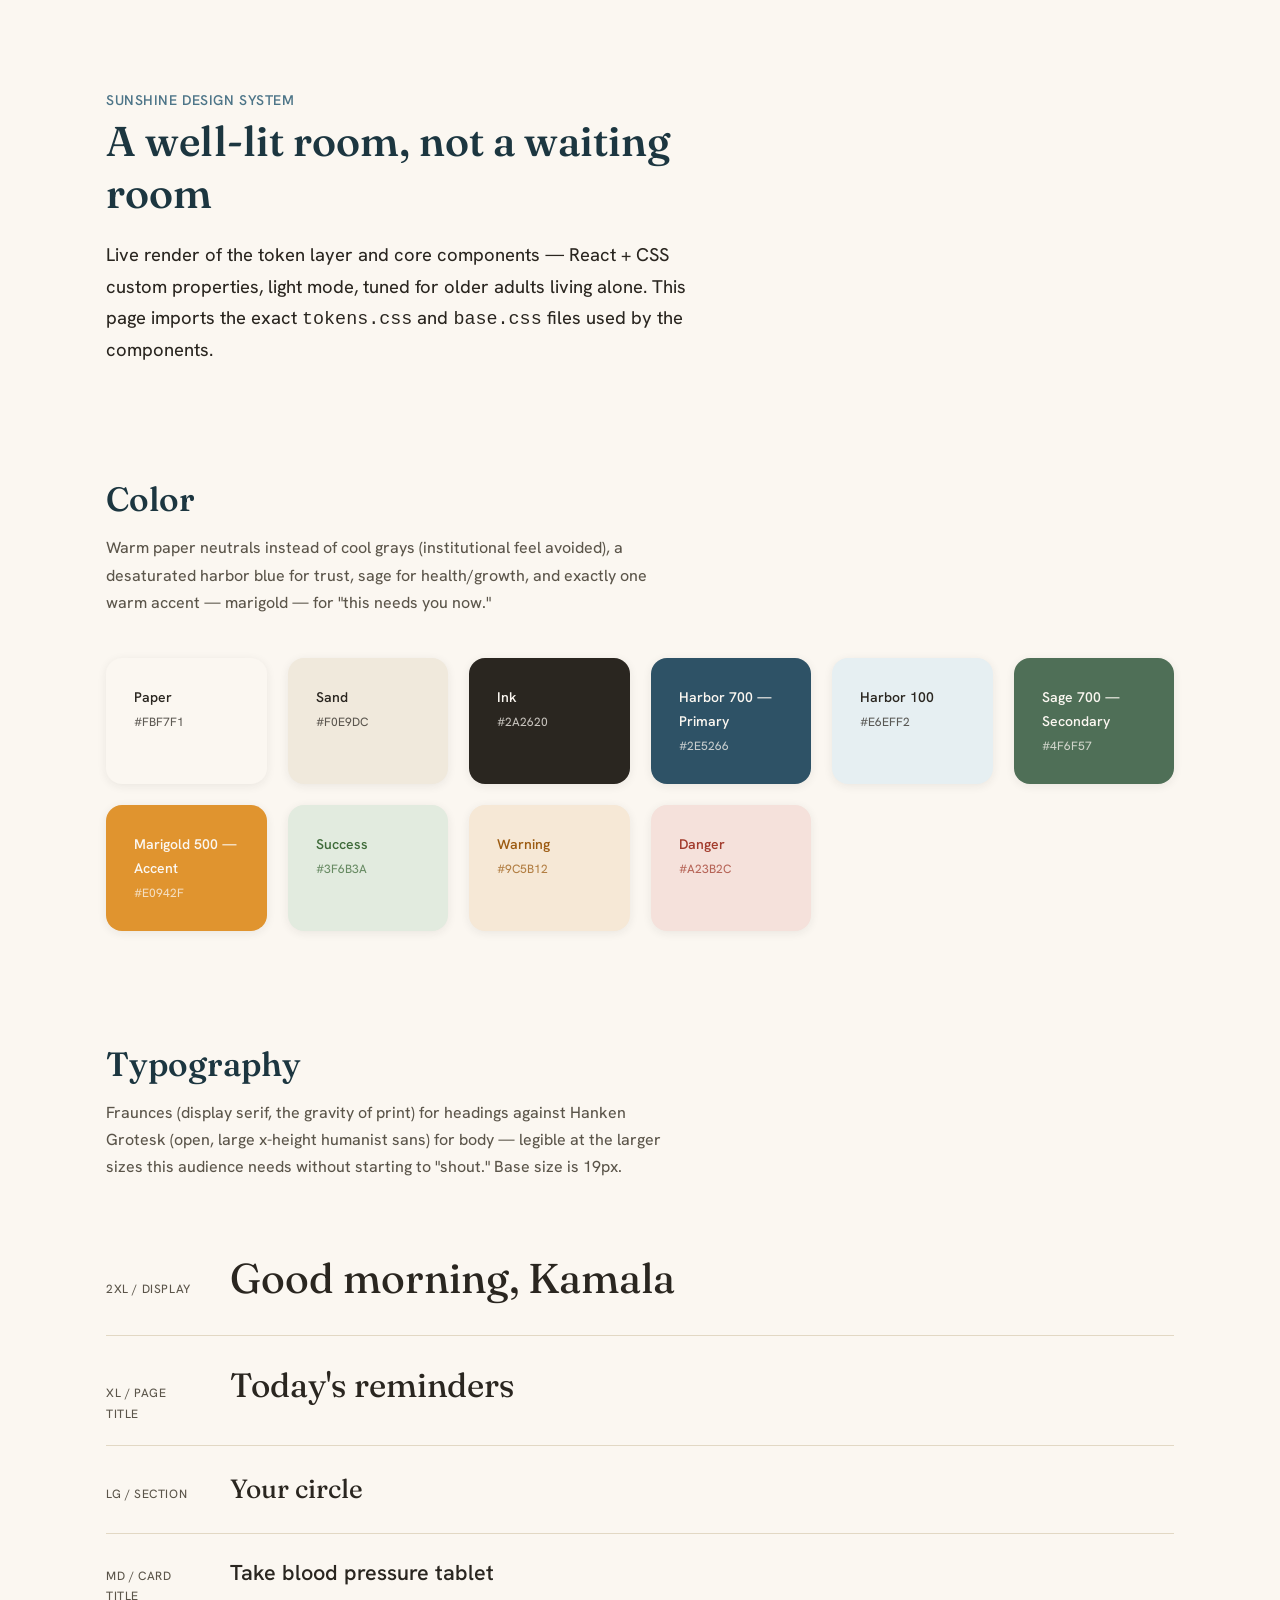
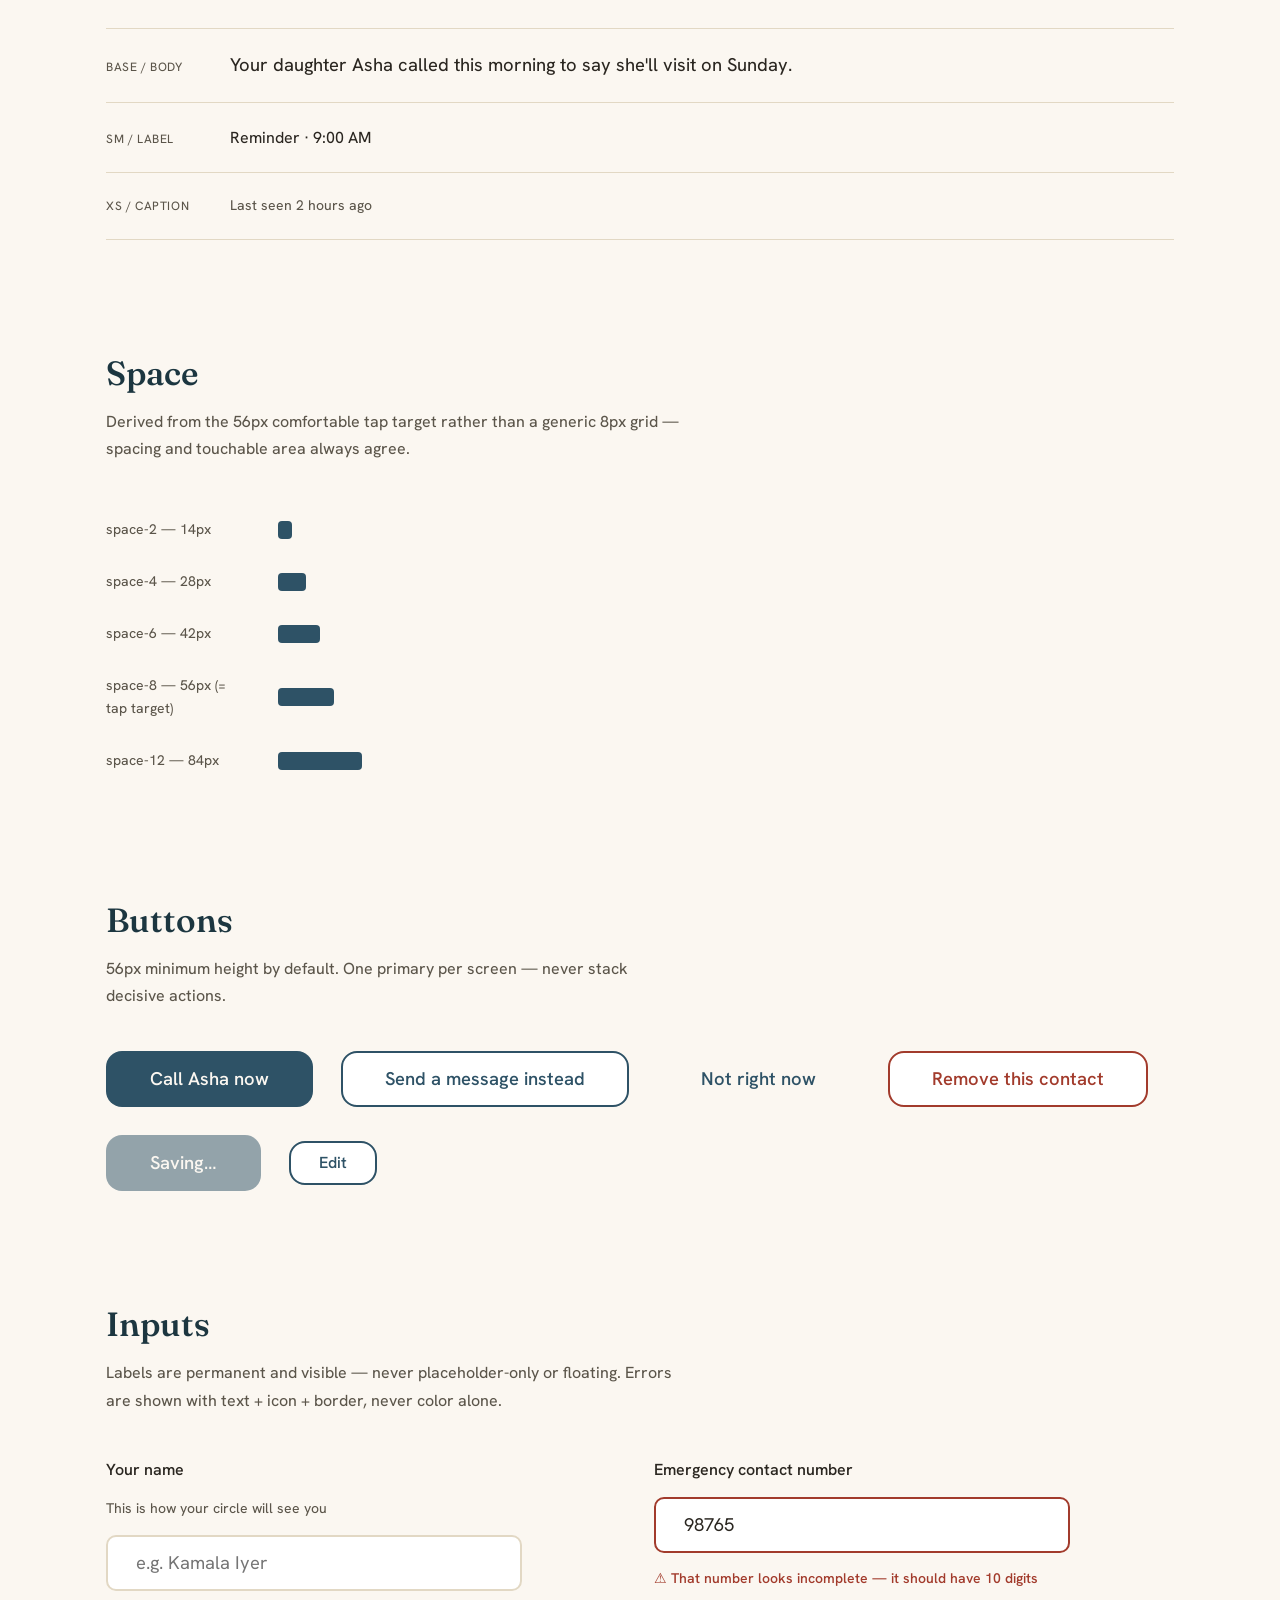
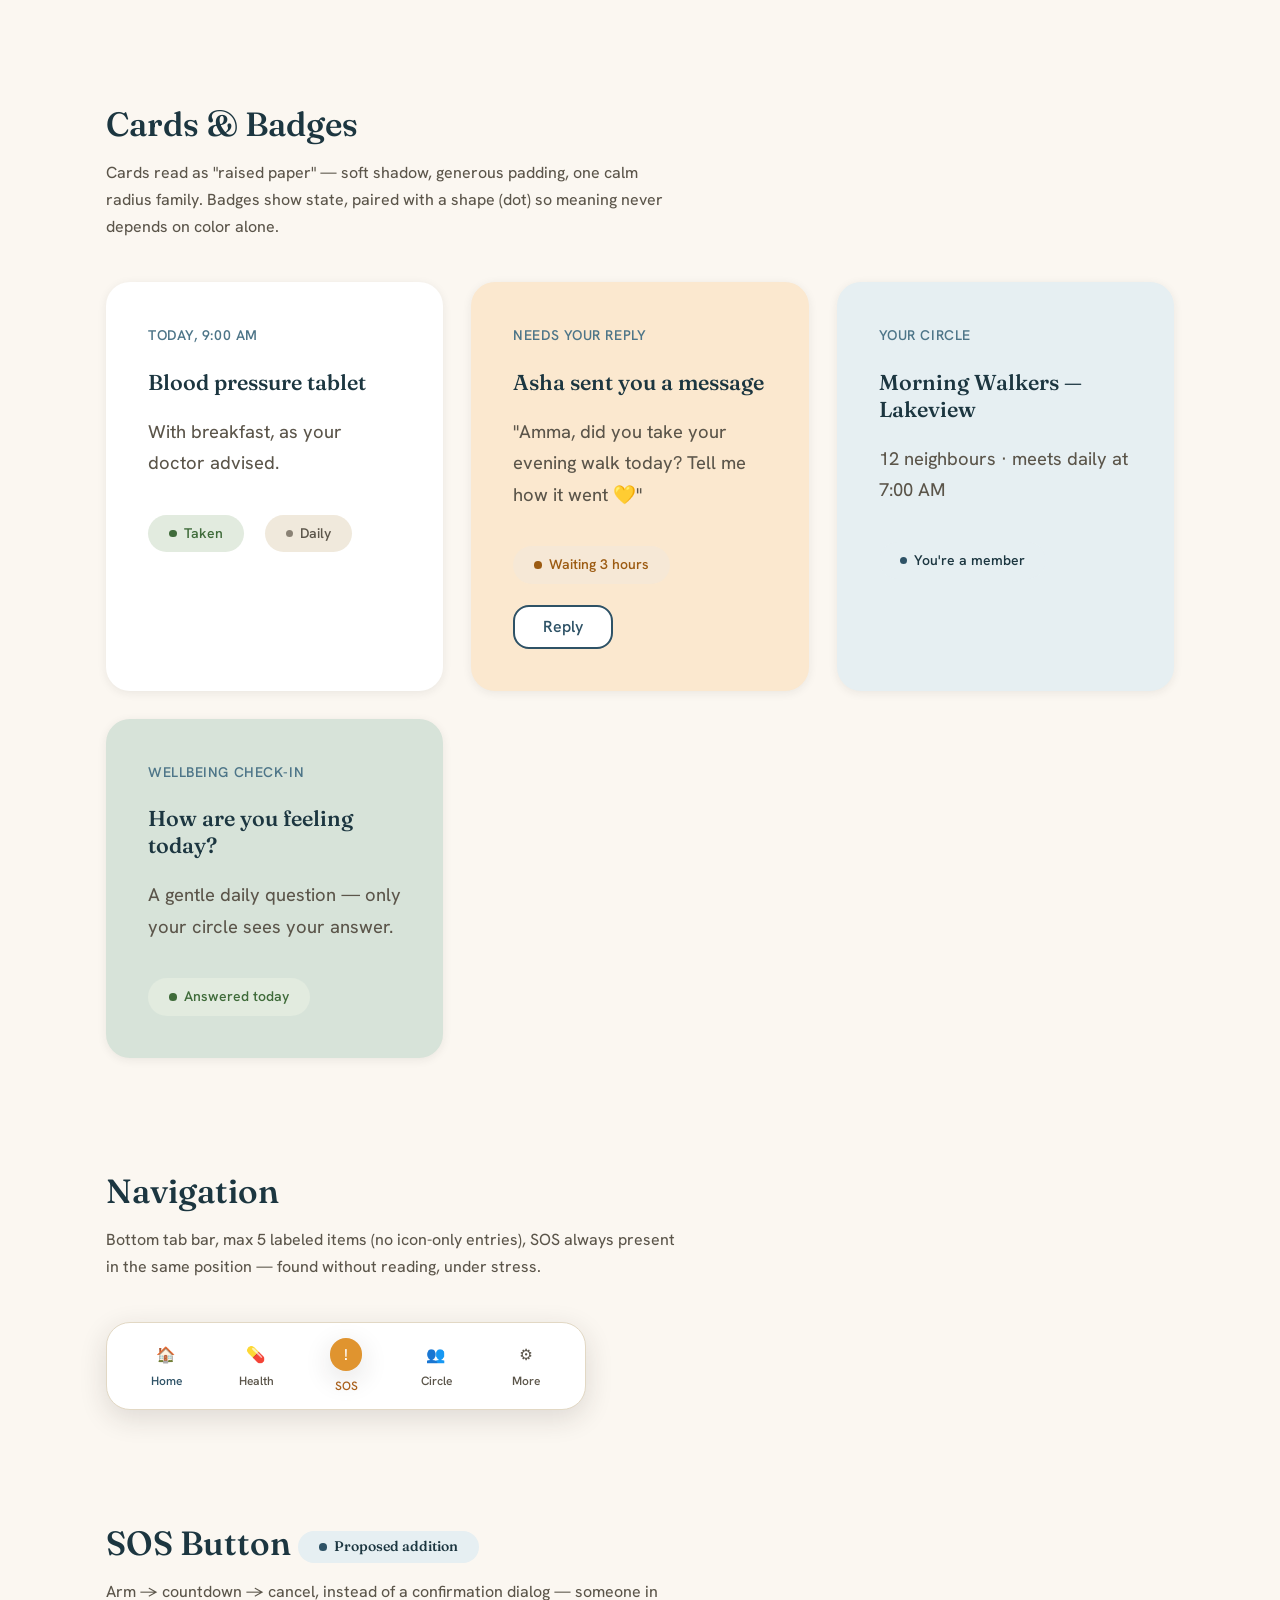
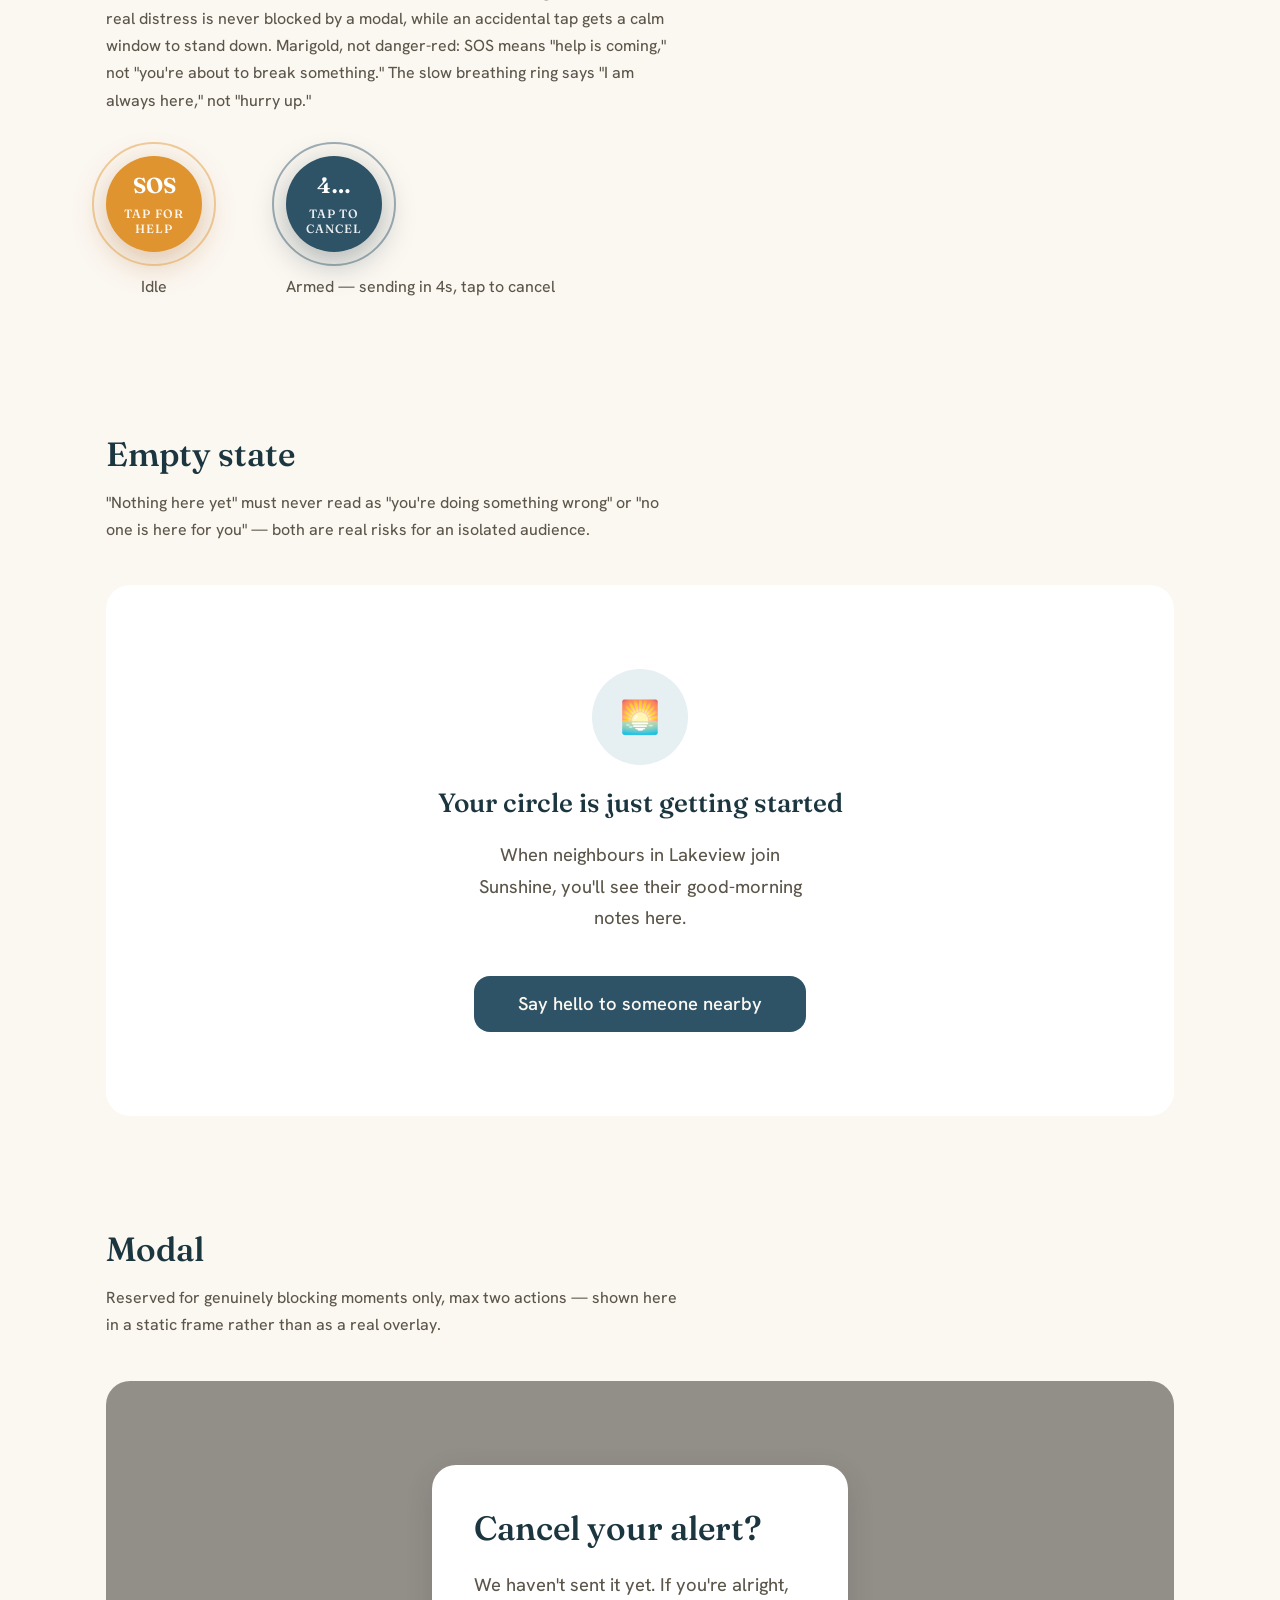
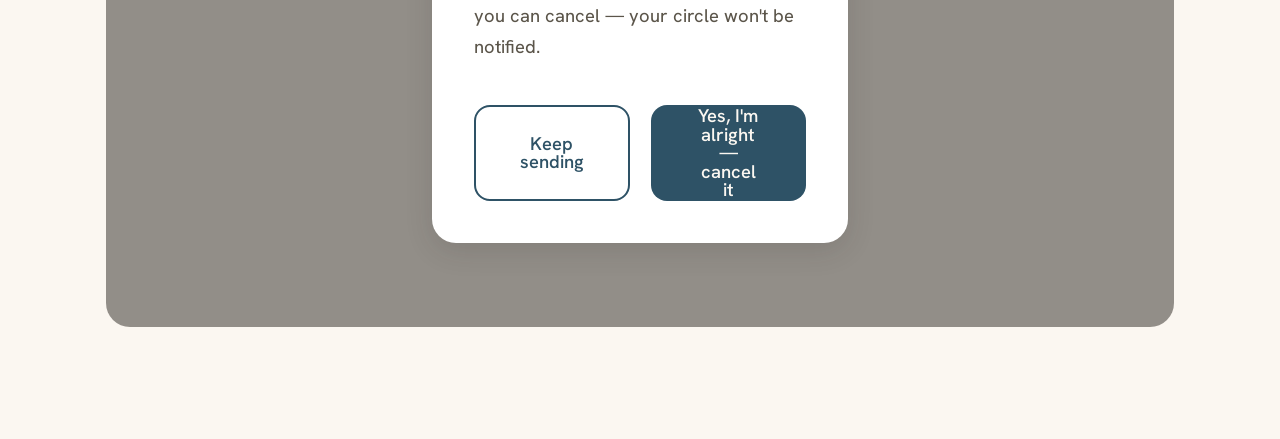
<file: design-system/showcase.html>
<!DOCTYPE html>
<html lang="en">
<head>
<meta charset="UTF-8" />
<meta name="viewport" content="width=device-width, initial-scale=1.0" />
<title>Sunshine Design System — Showcase</title>
<link rel="stylesheet" href="tokens/tokens.css" />
<link rel="stylesheet" href="tokens/base.css" />
<style>
  .wrap { max-width: 72rem; margin: 0 auto; padding: var(--space-12) var(--space-6) var(--space-16); }
  .intro { max-width: 60ch; }
  section { margin-top: var(--space-16); }
  section > h2 { margin-bottom: var(--space-2); }
  .section-note { color: var(--color-ink-soft); font-size: var(--text-sm); margin-bottom: var(--space-6); max-width: 64ch; }
  .row { display: flex; flex-wrap: wrap; gap: var(--space-4); align-items: center; }
  .grid-2 { display: grid; grid-template-columns: repeat(auto-fit, minmax(280px, 1fr)); gap: var(--space-4); }
  .swatches { display: grid; grid-template-columns: repeat(auto-fill, minmax(150px, 1fr)); gap: var(--space-3); }
  .swatch { border-radius: var(--radius-md); padding: var(--space-4); box-shadow: var(--shadow-resting); }
  .swatch__name { display: block; font-weight: var(--weight-medium); font-size: var(--text-xs); }
  .swatch__hex { display: block; font-size: var(--text-2xs); opacity: 0.75; margin-top: 2px; }
  .type-row { display: flex; align-items: baseline; gap: var(--space-4); padding: var(--space-3) 0; border-bottom: 1px solid var(--color-sand-strong); }
  .type-row__label { width: 6rem; flex-shrink: 0; font-size: var(--text-2xs); color: var(--color-ink-soft); text-transform: uppercase; letter-spacing: 0.05em; }
  .space-row { display: flex; align-items: center; gap: var(--space-4); padding: var(--space-2) 0; }
  .space-row__bar { background: var(--color-harbor-700); border-radius: 4px; height: 18px; }
  .space-row__label { width: 9rem; font-size: var(--text-xs); color: var(--color-ink-soft); }

  /* ---- Buttons ---- */
  .btn { display: inline-flex; align-items: center; justify-content: center; gap: var(--space-2);
    min-height: var(--size-tap-comfortable); padding: 0 var(--space-6); border-radius: var(--radius-md);
    border: 2px solid transparent; font-family: var(--font-body); font-size: var(--text-base);
    font-weight: var(--weight-medium); line-height: 1; cursor: pointer;
    transition: background-color .16s var(--motion-ease), border-color .16s var(--motion-ease), color .16s var(--motion-ease), transform .16s var(--motion-ease); }
  .btn:active { transform: translateY(1px); }
  .btn:disabled { cursor: not-allowed; opacity: .5; }
  .btn--primary { background: var(--color-harbor-700); color: var(--color-paper); }
  .btn--primary:hover { background: var(--color-harbor-900); }
  .btn--secondary { background: var(--color-surface); color: var(--color-harbor-700); border-color: var(--color-harbor-700); }
  .btn--secondary:hover { background: var(--color-harbor-100); }
  .btn--ghost { background: transparent; color: var(--color-harbor-700); }
  .btn--ghost:hover { background: var(--color-harbor-100); }
  .btn--danger { background: var(--color-surface); color: var(--color-danger); border-color: var(--color-danger); }
  .btn--danger:hover { background: var(--color-danger-bg); }
  .btn--compact { min-height: var(--size-tap-minimum); padding: 0 var(--space-4); font-size: var(--text-sm); }

  /* ---- Field ---- */
  .field { display: flex; flex-direction: column; gap: var(--space-2); max-width: 26rem; }
  .field__label { font-size: var(--text-sm); font-weight: var(--weight-medium); }
  .field__hint { font-size: var(--text-xs); color: var(--color-ink-soft); }
  .field__control { min-height: var(--size-tap-comfortable); padding: 0 var(--space-4); border-radius: var(--radius-sm);
    border: 2px solid var(--color-sand-strong); background: var(--color-surface); color: var(--color-ink); font-size: var(--text-base); }
  .field__control:focus-visible { border-color: var(--color-harbor-700); }
  .field--error .field__control { border-color: var(--color-danger); }
  .field__error { font-size: var(--text-xs); font-weight: var(--weight-medium); color: var(--color-danger); }

  /* ---- Card ---- */
  .card { background: var(--color-surface); border-radius: var(--radius-lg); padding: var(--space-6);
    box-shadow: var(--shadow-resting); display: flex; flex-direction: column; gap: var(--space-3); }
  .card--interactive { cursor: pointer; transition: box-shadow .24s var(--motion-ease), transform .24s var(--motion-ease); }
  .card--interactive:hover { box-shadow: var(--shadow-raised); transform: translateY(-2px); }
  .card__eyebrow { font-size: var(--text-xs); font-weight: var(--weight-medium); letter-spacing: .04em; text-transform: uppercase; color: var(--color-harbor-500); }
  .card__title { margin: 0; font-size: var(--text-md); }
  .card__body { color: var(--color-ink-soft); }
  .card__footer { margin-top: var(--space-2); display: flex; gap: var(--space-3); flex-wrap: wrap; }
  .card--harbor { background: var(--color-harbor-100); }
  .card--sage { background: var(--color-sage-200); }
  .card--marigold { background: var(--color-marigold-100); }

  /* ---- Badge ---- */
  .badge { display: inline-flex; align-items: center; gap: var(--space-1); padding: var(--space-1) var(--space-3);
    border-radius: var(--radius-full); font-size: var(--text-xs); font-weight: var(--weight-medium); }
  .badge__dot { width: .55em; height: .55em; border-radius: 50%; }
  .badge--neutral { background: var(--color-sand); color: var(--color-ink-soft); }
  .badge--neutral .badge__dot { background: var(--color-ink-faint); }
  .badge--info { background: var(--color-harbor-100); color: var(--color-harbor-900); }
  .badge--info .badge__dot { background: var(--color-harbor-700); }
  .badge--success { background: var(--color-success-bg); color: var(--color-success); }
  .badge--success .badge__dot { background: var(--color-success); }
  .badge--warning { background: var(--color-warning-bg); color: var(--color-warning); }
  .badge--warning .badge__dot { background: var(--color-warning); }
  .badge--danger { background: var(--color-danger-bg); color: var(--color-danger); }
  .badge--danger .badge__dot { background: var(--color-danger); }

  /* ---- NavBar ---- */
  .navbar-demo { display: flex; justify-content: space-around; background: var(--color-surface);
    border: 1px solid var(--color-sand-strong); border-radius: var(--radius-lg); box-shadow: var(--shadow-raised);
    padding: var(--space-2); max-width: 30rem; }
  .navbar__item { flex: 1; display: flex; flex-direction: column; align-items: center; justify-content: center; gap: var(--space-1);
    min-height: var(--size-tap-comfortable); border-radius: var(--radius-md); border: none; background: transparent;
    color: var(--color-ink-soft); font-size: var(--text-2xs); font-weight: var(--weight-medium); }
  .navbar__item--active { color: var(--color-harbor-700); }
  .navbar__icon { width: 1.5em; height: 1.5em; display:flex; align-items:center; justify-content:center; font-size: 1.3em; }
  .navbar__item--sos .navbar__icon { border-radius: 50%; background: var(--color-marigold-500); color: var(--color-surface);
    width: 2.1em; height: 2.1em; box-shadow: var(--shadow-raised); }
  .navbar__item--sos { color: var(--color-marigold-700); }

  /* ---- SOS button ---- */
  .sos-demo { display: flex; gap: var(--space-12); flex-wrap: wrap; align-items: center; }
  .sos-button { position: relative; display: flex; flex-direction: column; align-items: center; justify-content: center; gap: var(--space-1);
    width: var(--size-tap-sos); height: var(--size-tap-sos); border-radius: var(--radius-full); border: none;
    background: var(--color-marigold-500); color: var(--color-surface); font-family: var(--font-display);
    font-size: var(--text-md); font-weight: var(--weight-bold); box-shadow: 0 10px 32px rgba(168,95,27,.35); }
  .sos-button::after { content: ""; position: absolute; inset: -14px; border-radius: inherit; border: 2px solid var(--color-marigold-500);
    opacity: .45; animation: sos-breathe 3.6s var(--motion-ease) infinite; }
  @keyframes sos-breathe { 0%{transform:scale(1);opacity:.45} 50%{transform:scale(1.12);opacity:.1} 100%{transform:scale(1);opacity:.45} }
  .sos-button__label { font-size: var(--text-2xs); font-weight: var(--weight-medium); letter-spacing: .08em; text-transform: uppercase; opacity: .9; }
  .sos-button--armed { background: var(--color-harbor-700); box-shadow: 0 10px 32px rgba(28,54,64,.35); }
  .sos-button--armed::after { border-color: var(--color-harbor-700); }
  .sos-caption { max-width: 22rem; color: var(--color-ink-soft); font-size: var(--text-sm); }

  /* ---- Empty state ---- */
  .empty-state { display: flex; flex-direction: column; align-items: center; text-align: center; gap: var(--space-3);
    padding: var(--space-12) var(--space-6); color: var(--color-ink-soft); background: var(--color-surface); border-radius: var(--radius-lg); }
  .empty-state__art { width: 6rem; height: 6rem; display: flex; align-items: center; justify-content: center; border-radius: 50%;
    background: var(--color-harbor-100); color: var(--color-harbor-700); font-size: 2rem; }
  .empty-state__title { margin: 0; color: var(--color-harbor-900); }
  .empty-state__message { max-width: 36ch; }

  /* ---- Modal preview (static, not a real overlay) ---- */
  .modal-preview { background: var(--color-overlay); border-radius: var(--radius-lg); padding: var(--space-12); display: flex; justify-content: center; }
  .modal { background: var(--color-surface); border-radius: var(--radius-lg); box-shadow: var(--shadow-raised); padding: var(--space-6); max-width: 26rem; width: 100%; }
  .modal__title { margin: 0 0 var(--space-3); }
  .modal__body { color: var(--color-ink-soft); margin-bottom: var(--space-6); }
  .modal__actions { display: flex; gap: var(--space-3); }
  .modal__actions > * { flex: 1; }
</style>
</head>
<body>
<div class="wrap">
  <header class="intro">
    <span class="card__eyebrow">Sunshine Design System</span>
    <h1>A well-lit room, not a waiting room</h1>
    <p>Live render of the token layer and core components — React + CSS custom properties, light mode, tuned for older adults living alone. This page imports the exact <code>tokens.css</code> and <code>base.css</code> files used by the components.</p>
  </header>

  <!-- COLOR -->
  <section>
    <h2>Color</h2>
    <p class="section-note">Warm paper neutrals instead of cool grays (institutional feel avoided), a desaturated harbor blue for trust, sage for health/growth, and exactly one warm accent — marigold — for "this needs you now."</p>
    <div class="swatches">
      <div class="swatch" style="background:var(--color-paper)"><span class="swatch__name">Paper</span><span class="swatch__hex">#FBF7F1</span></div>
      <div class="swatch" style="background:var(--color-sand)"><span class="swatch__name">Sand</span><span class="swatch__hex">#F0E9DC</span></div>
      <div class="swatch" style="background:var(--color-ink);color:var(--color-paper)"><span class="swatch__name">Ink</span><span class="swatch__hex">#2A2620</span></div>
      <div class="swatch" style="background:var(--color-harbor-700);color:var(--color-paper)"><span class="swatch__name">Harbor 700 — Primary</span><span class="swatch__hex">#2E5266</span></div>
      <div class="swatch" style="background:var(--color-harbor-100)"><span class="swatch__name">Harbor 100</span><span class="swatch__hex">#E6EFF2</span></div>
      <div class="swatch" style="background:var(--color-sage-700);color:var(--color-paper)"><span class="swatch__name">Sage 700 — Secondary</span><span class="swatch__hex">#4F6F57</span></div>
      <div class="swatch" style="background:var(--color-marigold-500);color:var(--color-paper)"><span class="swatch__name">Marigold 500 — Accent</span><span class="swatch__hex">#E0942F</span></div>
      <div class="swatch" style="background:var(--color-success-bg);color:var(--color-success)"><span class="swatch__name">Success</span><span class="swatch__hex">#3F6B3A</span></div>
      <div class="swatch" style="background:var(--color-warning-bg);color:var(--color-warning)"><span class="swatch__name">Warning</span><span class="swatch__hex">#9C5B12</span></div>
      <div class="swatch" style="background:var(--color-danger-bg);color:var(--color-danger)"><span class="swatch__name">Danger</span><span class="swatch__hex">#A23B2C</span></div>
    </div>
  </section>

  <!-- TYPE -->
  <section>
    <h2>Typography</h2>
    <p class="section-note">Fraunces (display serif, the gravity of print) for headings against Hanken Grotesk (open, large x-height humanist sans) for body — legible at the larger sizes this audience needs without starting to "shout." Base size is 19px.</p>
    <div class="type-row"><span class="type-row__label">2XL / Display</span><span style="font-family:var(--font-display);font-size:var(--text-2xl)">Good morning, Kamala</span></div>
    <div class="type-row"><span class="type-row__label">XL / Page title</span><span style="font-family:var(--font-display);font-size:var(--text-xl)">Today's reminders</span></div>
    <div class="type-row"><span class="type-row__label">LG / Section</span><span style="font-family:var(--font-display);font-size:var(--text-lg)">Your circle</span></div>
    <div class="type-row"><span class="type-row__label">MD / Card title</span><span style="font-family:var(--font-body);font-weight:var(--weight-medium);font-size:var(--text-md)">Take blood pressure tablet</span></div>
    <div class="type-row"><span class="type-row__label">Base / Body</span><span style="font-size:var(--text-base)">Your daughter Asha called this morning to say she'll visit on Sunday.</span></div>
    <div class="type-row"><span class="type-row__label">SM / Label</span><span style="font-size:var(--text-sm)">Reminder · 9:00 AM</span></div>
    <div class="type-row"><span class="type-row__label">XS / Caption</span><span style="font-size:var(--text-xs);color:var(--color-ink-soft)">Last seen 2 hours ago</span></div>
  </section>

  <!-- SPACE -->
  <section>
    <h2>Space</h2>
    <p class="section-note">Derived from the 56px comfortable tap target rather than a generic 8px grid — spacing and touchable area always agree.</p>
    <div class="space-row"><span class="space-row__label">space-2 — 14px</span><div class="space-row__bar" style="width:var(--space-2)"></div></div>
    <div class="space-row"><span class="space-row__label">space-4 — 28px</span><div class="space-row__bar" style="width:var(--space-4)"></div></div>
    <div class="space-row"><span class="space-row__label">space-6 — 42px</span><div class="space-row__bar" style="width:var(--space-6)"></div></div>
    <div class="space-row"><span class="space-row__label">space-8 — 56px (= tap target)</span><div class="space-row__bar" style="width:var(--space-8)"></div></div>
    <div class="space-row"><span class="space-row__label">space-12 — 84px</span><div class="space-row__bar" style="width:var(--space-12)"></div></div>
  </section>

  <!-- BUTTONS -->
  <section>
    <h2>Buttons</h2>
    <p class="section-note">56px minimum height by default. One primary per screen — never stack decisive actions.</p>
    <div class="row">
      <button class="btn btn--primary">Call Asha now</button>
      <button class="btn btn--secondary">Send a message instead</button>
      <button class="btn btn--ghost">Not right now</button>
      <button class="btn btn--danger">Remove this contact</button>
      <button class="btn btn--primary" disabled>Saving…</button>
      <button class="btn btn--secondary btn--compact">Edit</button>
    </div>
  </section>

  <!-- INPUTS -->
  <section>
    <h2>Inputs</h2>
    <p class="section-note">Labels are permanent and visible — never placeholder-only or floating. Errors are shown with text + icon + border, never color alone.</p>
    <div class="grid-2">
      <div class="field">
        <label class="field__label" for="name">Your name</label>
        <span class="field__hint">This is how your circle will see you</span>
        <input class="field__control" id="name" placeholder="e.g. Kamala Iyer" />
      </div>
      <div class="field field--error">
        <label class="field__label" for="phone">Emergency contact number</label>
        <input class="field__control" id="phone" value="98765" />
        <span class="field__error">⚠ That number looks incomplete — it should have 10 digits</span>
      </div>
    </div>
  </section>

  <!-- CARDS & BADGES -->
  <section>
    <h2>Cards &amp; Badges</h2>
    <p class="section-note">Cards read as "raised paper" — soft shadow, generous padding, one calm radius family. Badges show state, paired with a shape (dot) so meaning never depends on color alone.</p>
    <div class="grid-2">
      <div class="card" tabindex="0">
        <span class="card__eyebrow">Today, 9:00 AM</span>
        <h3 class="card__title">Blood pressure tablet</h3>
        <div class="card__body">With breakfast, as your doctor advised.</div>
        <div class="card__footer">
          <span class="badge badge--success"><span class="badge__dot"></span>Taken</span>
          <span class="badge badge--neutral"><span class="badge__dot"></span>Daily</span>
        </div>
      </div>
      <div class="card card--marigold">
        <span class="card__eyebrow">Needs your reply</span>
        <h3 class="card__title">Asha sent you a message</h3>
        <div class="card__body">"Amma, did you take your evening walk today? Tell me how it went 💛"</div>
        <div class="card__footer">
          <span class="badge badge--warning"><span class="badge__dot"></span>Waiting 3 hours</span>
          <button class="btn btn--secondary btn--compact">Reply</button>
        </div>
      </div>
      <div class="card card--harbor">
        <span class="card__eyebrow">Your circle</span>
        <h3 class="card__title">Morning Walkers — Lakeview</h3>
        <div class="card__body">12 neighbours · meets daily at 7:00 AM</div>
        <div class="card__footer">
          <span class="badge badge--info"><span class="badge__dot"></span>You're a member</span>
        </div>
      </div>
      <div class="card card--sage">
        <span class="card__eyebrow">Wellbeing check-in</span>
        <h3 class="card__title">How are you feeling today?</h3>
        <div class="card__body">A gentle daily question — only your circle sees your answer.</div>
        <div class="card__footer">
          <span class="badge badge--success"><span class="badge__dot"></span>Answered today</span>
        </div>
      </div>
    </div>
  </section>

  <!-- NAVBAR -->
  <section>
    <h2>Navigation</h2>
    <p class="section-note">Bottom tab bar, max 5 labeled items (no icon-only entries), SOS always present in the same position — found without reading, under stress.</p>
    <nav class="navbar-demo">
      <button class="navbar__item navbar__item--active"><span class="navbar__icon">🏠</span>Home</button>
      <button class="navbar__item"><span class="navbar__icon">💊</span>Health</button>
      <button class="navbar__item navbar__item--sos"><span class="navbar__icon">!</span>SOS</button>
      <button class="navbar__item"><span class="navbar__icon">👥</span>Circle</button>
      <button class="navbar__item"><span class="navbar__icon">⚙</span>More</button>
    </nav>
  </section>

  <!-- SOS BUTTON -->
  <section>
    <h2>SOS Button <span class="badge badge--info" style="vertical-align:middle"><span class="badge__dot"></span>Proposed addition</span></h2>
    <p class="section-note">Arm → countdown → cancel, instead of a confirmation dialog — someone in real distress is never blocked by a modal, while an accidental tap gets a calm window to stand down. Marigold, not danger-red: SOS means "help is coming," not "you're about to break something." The slow breathing ring says "I am always here," not "hurry up."</p>
    <div class="sos-demo">
      <div style="text-align:center">
        <button class="sos-button"><span>SOS</span><span class="sos-button__label">Tap for help</span></button>
        <p class="sos-caption" style="text-align:center;margin-top:var(--space-3)">Idle</p>
      </div>
      <div style="text-align:center">
        <button class="sos-button sos-button--armed"><span>4…</span><span class="sos-button__label">Tap to cancel</span></button>
        <p class="sos-caption" style="text-align:center;margin-top:var(--space-3)">Armed — sending in 4s, tap to cancel</p>
      </div>
    </div>
  </section>

  <!-- EMPTY STATE -->
  <section>
    <h2>Empty state</h2>
    <p class="section-note">"Nothing here yet" must never read as "you're doing something wrong" or "no one is here for you" — both are real risks for an isolated audience.</p>
    <div class="empty-state">
      <div class="empty-state__art">🌅</div>
      <h3 class="empty-state__title">Your circle is just getting started</h3>
      <p class="empty-state__message">When neighbours in Lakeview join Sunshine, you'll see their good-morning notes here.</p>
      <button class="btn btn--primary">Say hello to someone nearby</button>
    </div>
  </section>

  <!-- MODAL -->
  <section>
    <h2>Modal</h2>
    <p class="section-note">Reserved for genuinely blocking moments only, max two actions — shown here in a static frame rather than as a real overlay.</p>
    <div class="modal-preview">
      <div class="modal">
        <h2 class="modal__title">Cancel your alert?</h2>
        <div class="modal__body">We haven't sent it yet. If you're alright, you can cancel — your circle won't be notified.</div>
        <div class="modal__actions">
          <button class="btn btn--secondary">Keep sending</button>
          <button class="btn btn--primary">Yes, I'm alright — cancel it</button>
        </div>
      </div>
    </div>
  </section>
</div>
</body>
</html>
</file>
<file: design-system/tokens/tokens.css>
/*
  Sunshine Design System — Token Layer
  ====================================
  Audience: adults 65+, often living alone, often new to touchscreens,
  frequently affected by reduced visual acuity, contrast sensitivity,
  tremor, and slower-but-not-impaired cognition.

  Every token below is chosen against that brief, not against general
  "modern app" taste. Where a choice needs defending, the comment says why.
*/

:root {
  /* ---------------------------------------------------------------
     COLOR — "calm clinic, not cold clinic"
     Cool grays read as sterile and can feel institutional to someone
     who already associates apps/devices with hospitals and forms.
     So the neutral ramp is warm (paper/sand/ink) — like a well-lit
     room with morning light — and the functional color (trust,
     safety, action) sits on TOP of that warmth rather than replacing it.
     One accent only (amber) carries all "this matters, look here"
     signaling, so attention is never split.
  ----------------------------------------------------------------*/

  /* Neutrals — warm paper ramp, not cool gray */
  --color-paper:        #FBF7F1;  /* page background — soft, not glaring white */
  --color-sand:         #F0E9DC;  /* recessed surfaces, dividers, table stripes */
  --color-sand-strong:  #E2D8C4;  /* borders, input outlines at rest */
  --color-ink-faint:    #8A8275;  /* placeholder text, disabled labels — AA only, never body copy */
  --color-ink-soft:     #5B554A;  /* secondary text, captions, metadata */
  --color-ink:          #2A2620;  /* primary text — warm near-black, ~14.5:1 on paper (AAA) */

  /* Primary — "harbor blue": deep, muted, steady. Reads as competence
     and calm rather than corporate-tech or medical-alert. Desaturated
     so it never vibrates against the warm neutrals. */
  --color-harbor-900:   #1C3640;
  --color-harbor-700:   #2E5266;  /* primary — buttons, links, active nav, ~8.6:1 on paper (AAA) */
  --color-harbor-500:   #4D7588;
  --color-harbor-200:   #C9DCE3;  /* tints — selected states, info banners */
  --color-harbor-100:   #E6EFF2;

  /* Secondary — "sage": a quiet green for growth/wellbeing contexts
     (health, hobbies, community) so the app has a second voice that
     isn't a louder version of the primary. */
  --color-sage-700:     #4F6F57;  /* ~7.4:1 on paper (AAA) */
  --color-sage-200:     #D7E3D9;

  /* Accent — "marigold": the ONE warm punch color, named for the
     product's own metaphor (sunshine). Reserved for things that need
     a person's attention RIGHT NOW — primary CTAs, the SOS surface,
     unread/active indicators. Because it's used nowhere else, it
     never competes with itself for attention. */
  --color-marigold-700: #A85F1B;  /* text-on-light use — ~6.1:1 on paper (AA-large/AAA-large) */
  --color-marigold-500: #E0942F;  /* fills, icons, large text/headlines only — do not use for small body text */
  --color-marigold-100: #FBE8CF;  /* tints — highlight backgrounds */

  /* Semantic — muted, never neon. A warning should read as "attend to
     this calmly," not "panic." Pure saturated red/green read as
     alarm/childish respectively on a screen used by people who may
     already feel anxious about technology. */
  --color-success:      #3F6B3A;  /* ~7.9:1 on paper */
  --color-success-bg:   #E2EBDF;
  --color-warning:      #9C5B12;  /* ~6.6:1 on paper */
  --color-warning-bg:   #F6E8D6;
  --color-danger:       #A23B2C;  /* ~6.9:1 on paper — used for SOS & destructive actions only */
  --color-danger-bg:    #F5E1DB;

  /* Surfaces & overlays */
  --color-surface:        #FFFFFF;
  --color-surface-raised: #FFFFFF;
  --color-overlay:        rgba(42, 38, 32, 0.5); /* warm-tinted scrim, not cold black */

  /* ---------------------------------------------------------------
     TYPOGRAPHY — "a letter from someone who respects you"
     Fraunces (a warm, slightly-humanist display serif) for headings:
     it has the gravity of print, which reads as trustworthy and
     unhurried — the opposite of disposable app chrome. Hanken Grotesk
     carries body copy: a humanist sans with open apertures and a
     large x-height, which stays legible at the larger sizes this
     audience needs without starting to look "shouty" the way many
     geometric sans (Inter, Roboto) do when scaled up.
  ----------------------------------------------------------------*/
  --font-display: "Fraunces", Georgia, "Times New Roman", serif;
  --font-body:    "Hanken Grotesk", "Segoe UI", system-ui, sans-serif;

  /* Base size is 19px, not the conventional 16px: the single highest-
     leverage accessibility decision in this whole system. Everything
     else (line-height, spacing, tap targets) is derived to stay in
     proportion to it, so nothing looks "zoomed in" relative to its
     neighbors — it looks like the system was designed at this size,
     because it was. */
  --text-base-size: 19px;
  --text-scale-ratio: 1.2; /* minor third — gentle steps a wayfinding reader can follow */

  --text-2xs:  0.75rem;    /* 14px  — micro-labels (timestamps) only; never body or actions */
  --text-xs:   0.875rem;   /* 17px  — captions, helper text */
  --text-sm:   1rem;       /* 19px  — dense UI labels, secondary buttons */
  --text-base: 1.15rem;    /* ~22px — body copy, primary reading size */
  --text-md:   1.35rem;    /* ~26px — emphasized body, card titles */
  --text-lg:   1.65rem;    /* ~31px — section headings */
  --text-xl:   2.1rem;     /* ~40px — page titles */
  --text-2xl:  2.6rem;     /* ~49px — hero / landing moments only */

  --leading-tight:  1.25;
  --leading-normal: 1.5;
  --leading-loose:  1.7;   /* default for body copy — generous line-height reduces line loss for low-vision readers */

  --weight-regular: 450;
  --weight-medium:  550;
  --weight-bold:    650;

  /* ---------------------------------------------------------------
     SPACE — derived from the tap target, not from a generic 8px grid
     The smallest meaningful unit in this product is a 56px touch
     target (see --size-tap-comfortable below) — chosen because elderly
     users with mild tremor need targets meaningfully larger than the
     WCAG 44px minimum. Every spacing step is a fraction or multiple
     of that unit, so spacing and touchable area always agree — a
     button never "looks" bigger or smaller than the area that responds.
     Base unit: 7px (1/8 of 56). Steps follow a 1-2-3-4-6-8-12-16 run
     so spacing increases visibly between adjacent steps — important
     for readers who scan layout structure rather than read every word.
  ----------------------------------------------------------------*/
  --space-unit: 0.4375rem; /* 7px */
  --space-1:  var(--space-unit);              /* 7px  — hairline gaps (icon-to-label) */
  --space-2:  calc(var(--space-unit) * 2);    /* 14px — tight stacks */
  --space-3:  calc(var(--space-unit) * 3);    /* 21px — related-content gaps */
  --space-4:  calc(var(--space-unit) * 4);    /* 28px — default component padding */
  --space-6:  calc(var(--space-unit) * 6);    /* 42px — section padding */
  --space-8:  calc(var(--space-unit) * 8);    /* 56px — group separation = one tap target */
  --space-12: calc(var(--space-unit) * 12);   /* 84px — page-region separation */
  --space-16: calc(var(--space-unit) * 16);   /* 112px — major layout breaks */

  /* ---------------------------------------------------------------
     SHAPE — soft, hand-finished, never sharp or "techy"
     A single radius family used consistently signals "one calm
     system" rather than "assembled from parts." Larger radii on
     larger surfaces (cards) than small ones (chips) so nothing
     ever looks like a rounded rectangle stretched out of proportion.
  ----------------------------------------------------------------*/
  --radius-sm:   10px;  /* chips, badges, inputs */
  --radius-md:   16px;  /* buttons, list rows */
  --radius-lg:   24px;  /* cards, modals */
  --radius-full: 999px; /* pills, avatars, the SOS button */

  /* ---------------------------------------------------------------
     ELEVATION — soft, warm-tinted, low-contrast
     Shadows use the ink color at low opacity (not pure black), so
     elevated surfaces read as "gently raised paper," matching the
     warm-paper metaphor instead of looking like glassy tech panels.
     Two steps only — resting and active — because more than that
     becomes noise that a low-vision reader has to decode.
  ----------------------------------------------------------------*/
  --shadow-resting: 0 2px 10px rgba(42, 38, 32, 0.08);
  --shadow-raised:  0 8px 28px rgba(42, 38, 32, 0.14);
  --shadow-focus-ring: 0 0 0 4px var(--color-marigold-100), 0 0 0 7px var(--color-marigold-500);

  /* ---------------------------------------------------------------
     SIZE — touch targets
     56px is the comfortable default; 44px (the WCAG 2.5.5 AA minimum)
     exists only for dense, low-risk contexts (e.g. a row's secondary
     icon) and is never used for a primary or safety-relevant action.
  ----------------------------------------------------------------*/
  --size-tap-minimum:     44px;
  --size-tap-comfortable: 56px;
  --size-tap-sos:         96px;  /* the emergency action — large enough to hit without looking */

  /* ---------------------------------------------------------------
     MOTION — reassurance, not decoration
     Slow, single-easing, no bounce. Bounce/elastic easing reads as
     "playful" to a 25-year-old and as "is this broken?" to someone
     less familiar with software conventions. Durations are longer
     than typical (responding to the audience's processing pace) so
     a state change is never missed, but never so slow it feels laggy.
  ----------------------------------------------------------------*/
  --motion-duration-fast:   160ms;
  --motion-duration-normal: 240ms;
  --motion-duration-slow:   420ms;
  --motion-ease: cubic-bezier(0.3, 0, 0.2, 1); /* gentle deceleration, no overshoot */

  /* Respect OS-level reduced-motion without a separate token set */
}

@media (prefers-reduced-motion: reduce) {
  :root {
    --motion-duration-fast: 0ms;
    --motion-duration-normal: 0ms;
    --motion-duration-slow: 0ms;
  }
}
</file>
<file: design-system/tokens/base.css>
/* Sunshine Design System — Global Base
   Import this once after tokens.css. It sets the reading defaults
   that every component inherits — get this right and most components
   need almost no typographic styling of their own. */

@import url("https://fonts.googleapis.com/css2?family=Fraunces:opsz,wght@9..144,450;9..144,550;9..144,650&family=Hanken+Grotesk:wght@450;550;650&display=swap");

*,
*::before,
*::after {
  box-sizing: border-box;
}

html {
  /* Lets a user's OS/browser text-size setting scale the whole app
     proportionally — never override this with a fixed root size. */
  font-size: 100%;
}

body {
  margin: 0;
  background: var(--color-paper);
  color: var(--color-ink);
  font-family: var(--font-body);
  font-size: var(--text-base);
  font-weight: var(--weight-regular);
  line-height: var(--leading-loose);
  -webkit-font-smoothing: antialiased;
}

h1, h2, h3, h4 {
  font-family: var(--font-display);
  font-weight: var(--weight-medium);
  line-height: var(--leading-tight);
  color: var(--color-harbor-900);
  margin: 0 0 var(--space-3);
  /* Fraunces has "optical size" built in — letting it run a bit larger
     here is what makes headings feel warm rather than just "big body text" */
}

h1 { font-size: var(--text-2xl); }
h2 { font-size: var(--text-xl); }
h3 { font-size: var(--text-lg); }
h4 { font-size: var(--text-md); }

p {
  margin: 0 0 var(--space-3);
  max-width: 68ch; /* line length capped for sustained reading comfort */
}

a {
  color: var(--color-harbor-700);
  text-decoration-thickness: 2px;
  text-underline-offset: 3px;
}

a:hover { color: var(--color-harbor-900); }

/* One focus style, applied everywhere, never suppressed.
   Marigold-on-harbor gives a focus ring that is visible against
   every surface in the system — light, dark, or tinted. */
:focus-visible {
  outline: none;
  box-shadow: var(--shadow-focus-ring);
  border-radius: var(--radius-sm);
}

button, input, select, textarea {
  font-family: inherit;
  font-size: inherit;
}

::selection {
  background: var(--color-marigold-100);
  color: var(--color-ink);
}
</file>
